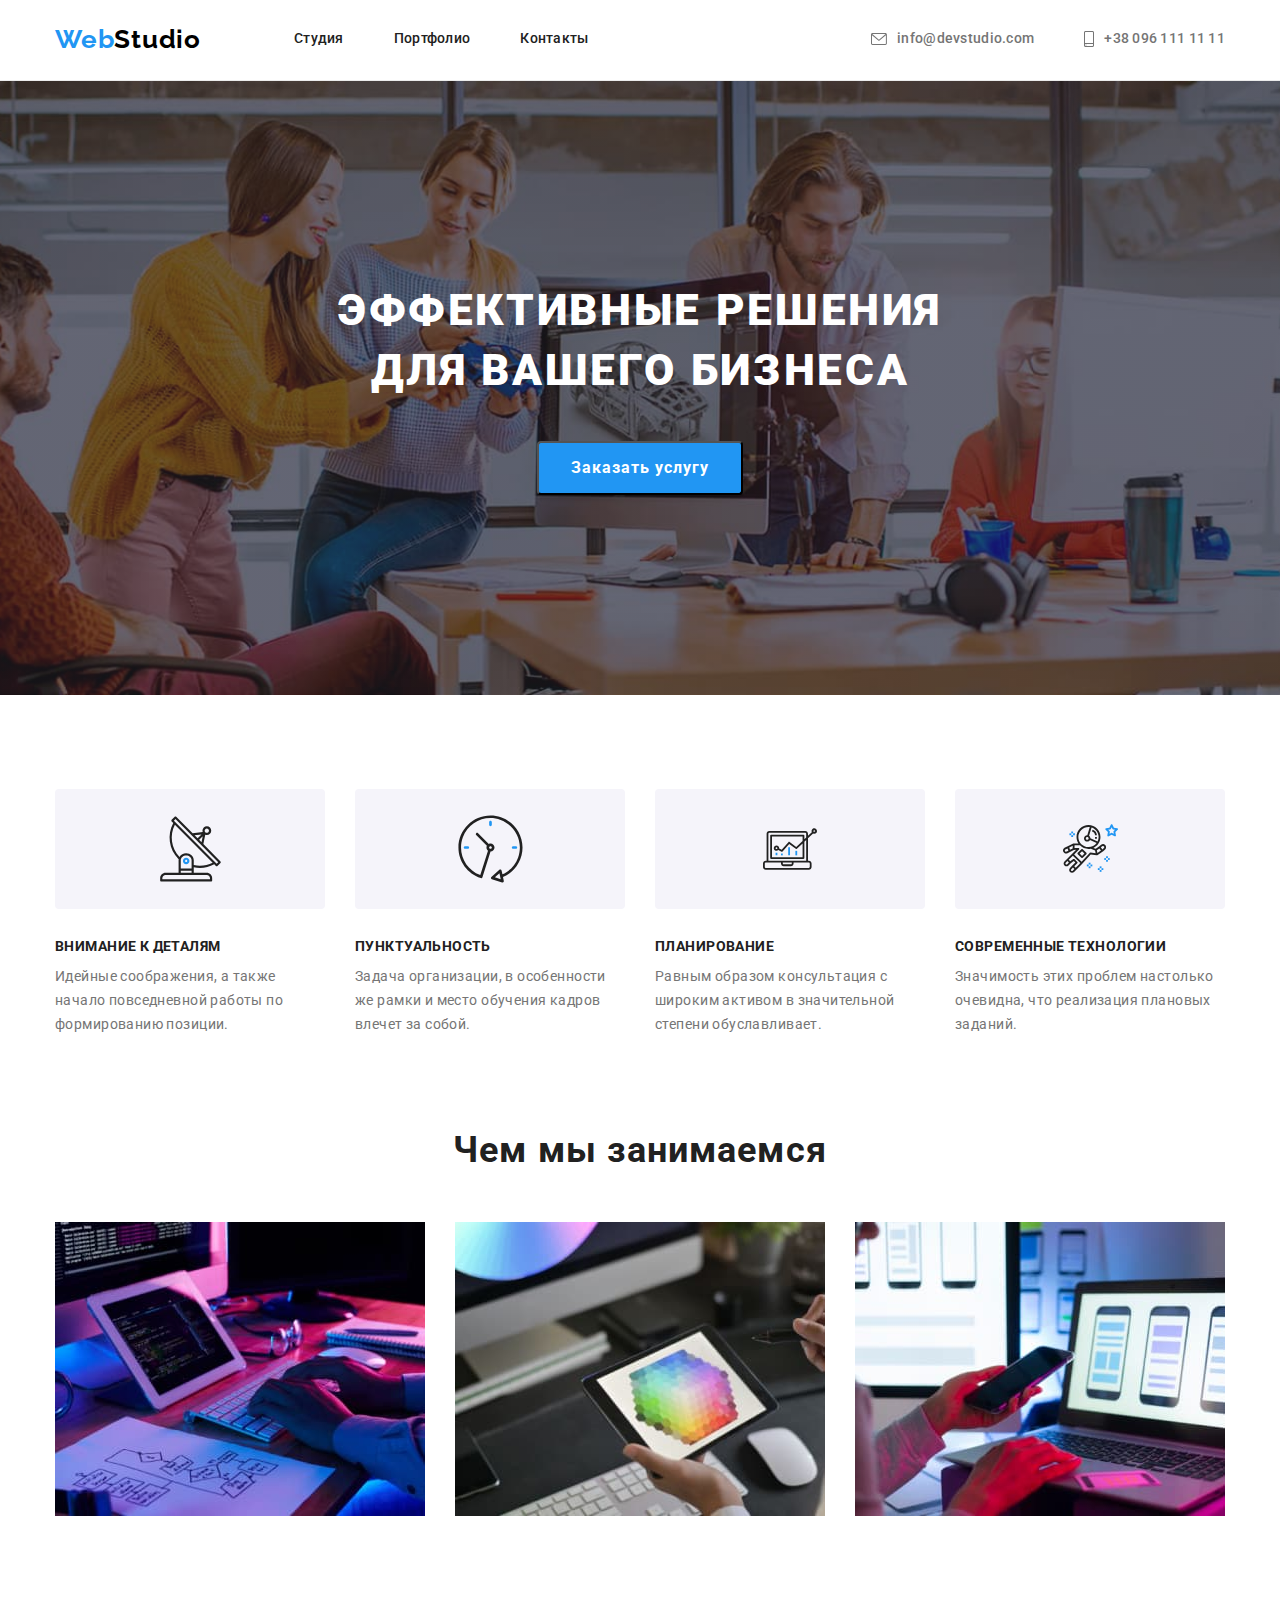
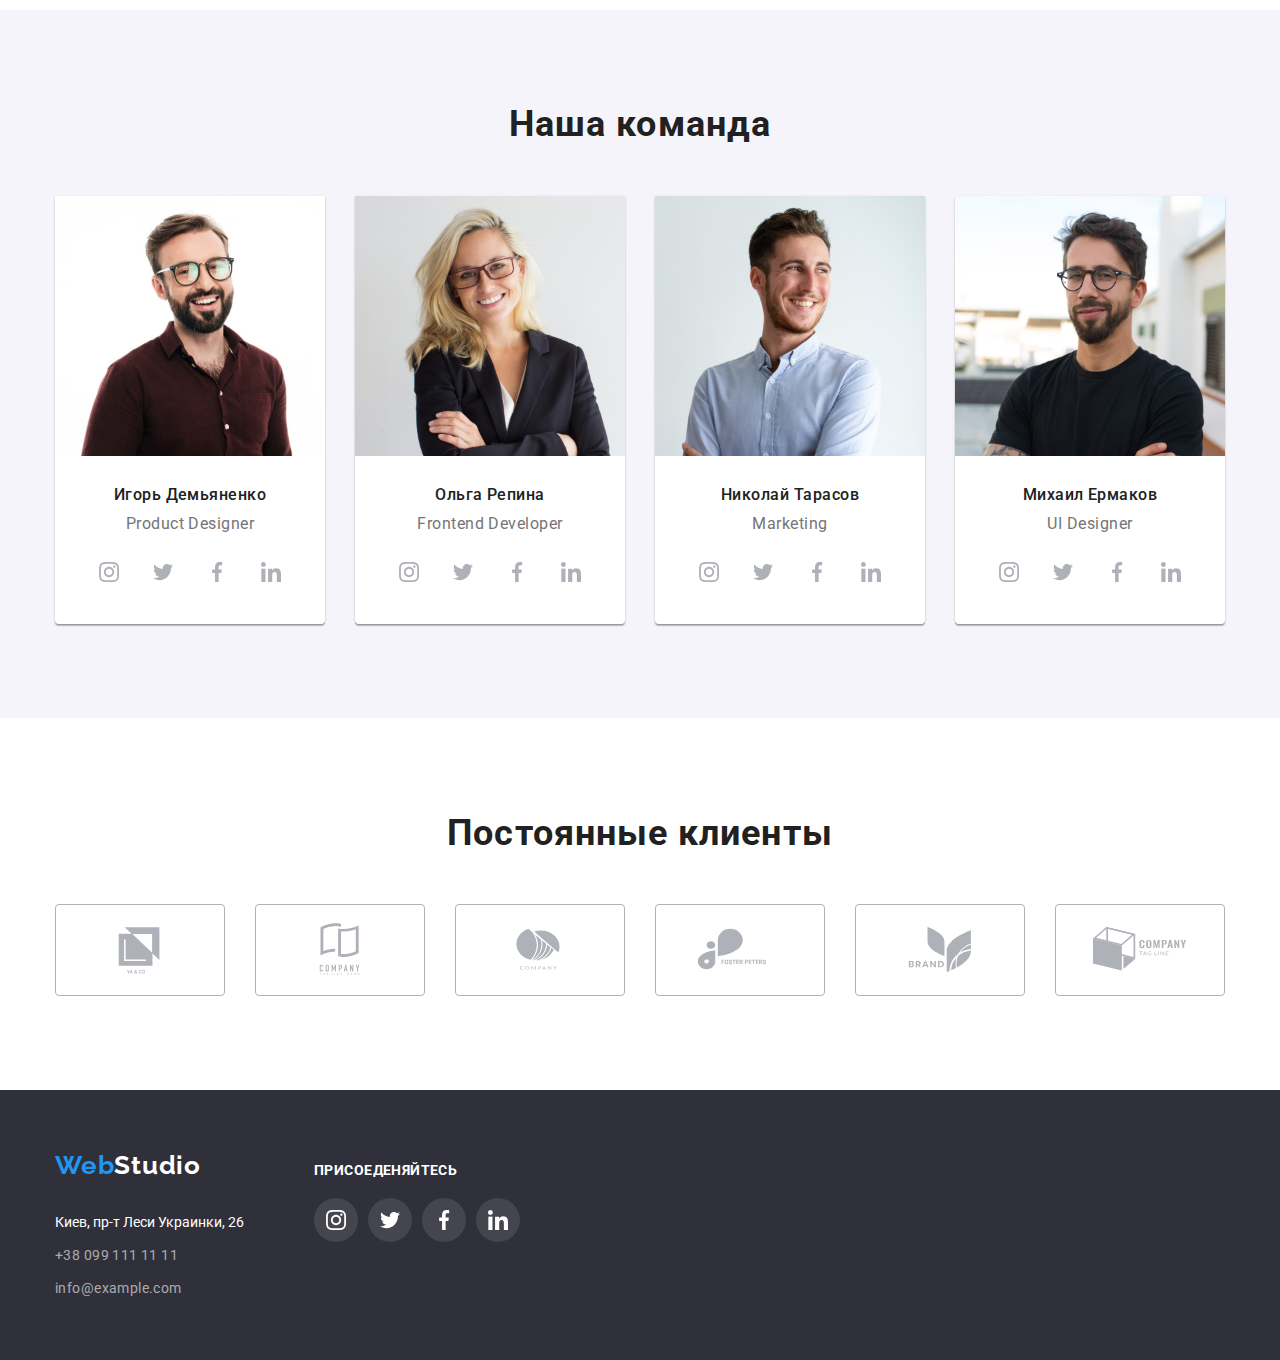
<file: index.html>
<!DOCTYPE html>
<html lang="ru">
<head>
    <meta charset="UTF-8">
    <meta http-equiv="X-UA-Compatible" content="IE=edge">
    <meta name="viewport" content="width=device-width, initial-scale=1.0">
    <title>Вебстудия</title>
    <link rel="preconnect" href="https://fonts.googleapis.com">
    <link rel="preconnect" href="https://fonts.gstatic.com" crossorigin>
    <link href="https://fonts.googleapis.com/css2?family=Raleway:wght@700&family=Roboto:wght@400;500;700;900&display=swap"
        rel="stylesheet">
    <link rel="stylesheet" href="https://cdnjs.cloudflare.com/ajax/libs/modern-normalize/1.1.0/modern-normalize.min.css">
    <link rel="stylesheet" href="./css/styles.css">
</head>
<body>
    <header class="header">
        <div class="container header-container">
        <nav class="navigation">
            <a class="logo" href="" lang="en"><span class="logo-text"> <span class="logo-text-web">Web</span><span class="logo-text-studio">Studio</span></span> </a>
            <ul class="list menu">
                <li class="menu-item">
                    <a class="menu-link" href="">Студия</a>
                </li>
                <li class="menu-item">
                    <a class="menu-link" href="./portfolio.html">Портфолио</a>
                </li>
                <li class="menu-item">
                    <a class="menu-link" href="">Контакты</a>
                </li>
            </ul>
        </nav>
            <ul class="list contacts">
                <li class="contacts-item">
                    <div class="contacts-item-box">
                    <a class="contacts-link" href="mailto:info@devstudio.com">
                        <svg class="icon" width="16" height="12">
                            <use href="./images/sprite.svg#icon-envelope"></use>
                        </svg>
                    info@devstudio.com</a>
                    </div>
                </li>
                <li class="contacts-item">
                <div class="contacts-item-box">
                    <a class="contacts-link" href="tel:+380961111111">
                        <svg class="icon" width="10" height="16">
                            <use href="./images/sprite.svg#icon-smartphone"></use>
                        </svg>
                        +38 096 111 11 11</a>
                </div>
                </li>
            </ul>
        </div>
    </header>
    <main>
        <section class="hero-section overlay">
            <div class="container">
            <h1 class="hero">Эффективные решения <br/> для вашего бизнеса</h1>
            <button type="button" class="hero-button">Заказать услугу</button>
        </section>
        <section class="section">
            <div class="container">
            <h2 hidden>Наши преимущества</h2>
            <ul class="list benefits">
                <li class="benefits-item">
                    <div class="benefits-item-block">
                    <svg class="icon" width="65" height="70">
                        <use href="./images/sprite.svg#icon-antenna"></use>
                    </svg>
                    </div>
                    <h3 class="benefits-title">Внимание к деталям</h3>
                    <p class="benefits-text">Идейные соображения, а также начало повседневной работы по формированию позиции.</p>
                </li>
                <li class="benefits-item">
                    <div class="benefits-item-block">
                    <svg width="67" height="70">
                        <use href="./images/sprite.svg#icon-clock"></use>
                    </svg>
                    </div>
                    <h3 class="benefits-title">Пунктуальность</h3>
                    <p class="benefits-text">Задача организации, в особенности же рамки и место обучения кадров влечет за собой.</p>
                </li>
                <li class="benefits-item">
                    <div class="benefits-item-block">
                    <svg class="icon" width="70" height="54">
                        <use href="./images/sprite.svg#icon-diagram"></use>
                    </svg>
                    </div>
                    <h3 class="benefits-title">Планирование</h3>
                    <p class="benefits-text">Равным образом консультация с широким активом в значительной степени обуславливает.</p>
                </li>
                <li class="benefits-item">
                    <div class="benefits-item-block">
                    <svg width="55" height="61">
                        <use href="./images/sprite.svg#icon-astronaut"></use>
                    </svg>
                    </div>
                    <h3 class="benefits-title">Современные технологии</h3>
                    <p class="benefits-text">Значимость этих проблем настолько очевидна, что реализация плановых заданий.</p>
                </li>
            </ul>
            </div>
        </section>
        <section class="work-process">
            <div class="container">
            <h2 class="work-process-title">Чем мы занимаемся</h2>
            <ul class="list work-process-flex">
                <li class="work-process-list">
                    <img src="./images/img1.jpg" alt="Процесс работы" width="370" height="294"/>
                </li>
                <li class="work-process-list">
                    <img src="./images/img2.jpg" alt="Процесс работы" width="370" height="294"/>
                </li>
                <li class="work-process-list">
                    <img src="./images/img3.jpg" alt="Процесс работы" width="370" height="294"/>
                </li>
            </ul>
            </div>
        </section>
        <section class="team section">
            <div class="container">
            <h2 class="team-title">Наша команда</h2>
            <ul class="list team-list">
                <li class="team-item">
                    <img src="./images/employee1.jpg" alt="Игорь Демьяненко" width="270" height="260"/>
                    <h3 class="team-name">Игорь Демьяненко</h3>
                    <p class="team-position" lang="en">Product Designer</p>
                    <ul class="list social-list">
                        <li class="social-list-item">
                            <a href="" class="social-list-link">
                                <svg class="social-list-icon" width="20" height="20">
                                    <use href="./images/sprite.svg#icon-instagram"></use>
                                </svg>
                            </a>
                        </li>
                        <li class="social-list-item">
                            <a href="" class="social-list-link">
                                <svg class="social-list-icon" width="20" height="20">
                                    <use href="./images/sprite.svg#icon-twitter"></use>
                                </svg>
                            </a>
                        </li>
                        <li class="social-list-item">
                            <a href="" class="social-list-link">
                                <svg class="social-list-icon" width="20" height="20">
                                    <use href="./images/sprite.svg#icon-facebook"></use>
                                </svg>
                            </a>
                        </li>
                        <li class="social-list-item">
                            <a href="" class="social-list-link">
                                <svg class="social-list-icon" width="20" height="20">
                                    <use href="./images/sprite.svg#icon-linkedin"></use>
                                </svg>
                            </a>
                        </li>
                    </ul>
                </li>
                <li class="team-item">
                    <img src="./images/employee2.jpg" alt="Ольга Репина" width="270" height="260"/>
                    <h3 class="team-name">Ольга Репина</h3>
                    <p class="team-position" lang="en">Frontend Developer</p>
                    <ul class="list social-list">
                        <li class="social-list-item">
                            <a href="" class="social-list-link">
                                <svg class="social-list-icon" width="20" height="20">
                                    <use href="./images/sprite.svg#icon-instagram"></use>
                                </svg>
                            </a>
                        </li>
                        <li class="social-list-item">
                            <a href="" class="social-list-link">
                                <svg class="social-list-icon" width="20" height="20">
                                    <use href="./images/sprite.svg#icon-twitter"></use>
                                </svg>
                            </a>
                        </li>
                        <li class="social-list-item">
                            <a href="" class="social-list-link">
                                <svg class="social-list-icon" width="20" height="20">
                                    <use href="./images/sprite.svg#icon-facebook"></use>
                                </svg>
                            </a>
                        </li>
                        <li class="social-list-item">
                            <a href="" class="social-list-link">
                                <svg class="social-list-icon" width="20" height="20">
                                    <use href="./images/sprite.svg#icon-linkedin"></use>
                                </svg>
                            </a>
                        </li>
                    </ul>
                </li>
                <li class="team-item">
                    <img src="./images/employee3.jpg" alt="Николай Тарасов" width="270" height="260"/>
                    <h3 class="team-name">Николай Тарасов</h3>
                    <p class="team-position" lang="en">Marketing</p>
                    <ul class="list social-list">
                        <li class="social-list-item">
                            <a href="" class="social-list-link">
                                <svg class="social-list-icon" width="20" height="20">
                                    <use href="./images/sprite.svg#icon-instagram"></use>
                                </svg>
                            </a>
                        </li>
                        <li class="social-list-item">
                            <a href="" class="social-list-link">
                                <svg class="social-list-icon" width="20" height="20">
                                    <use href="./images/sprite.svg#icon-twitter"></use>
                                </svg>
                            </a>
                        </li>
                        <li class="social-list-item">
                            <a href="" class="social-list-link">
                                <svg class="social-list-icon" width="20" height="20">
                                    <use href="./images/sprite.svg#icon-facebook"></use>
                                </svg>
                            </a>
                        </li>
                        <li class="social-list-item">
                            <a href="" class="social-list-link">
                                <svg class="social-list-icon" width="20" height="20">
                                    <use href="./images/sprite.svg#icon-linkedin"></use>
                                </svg>
                            </a>
                        </li>
                    </ul>
                </li>
                <li class="team-item">
                    <img src="./images/employee4.jpg" alt="Михаил Ермаков" width="270" height="260"/>
                    <h3 class="team-name">Михаил Ермаков</h3>
                    <p class="team-position" lang="en">UI Designer</p>
                    <ul class="list social-list">
                        <li class="social-list-item">
                            <a href="" class="social-list-link">
                                <svg class="social-list-icon" width="20" height="20">
                                    <use href="./images/sprite.svg#icon-instagram"></use>
                                </svg>
                            </a>
                        </li>
                        <li class="social-list-item">
                            <a href="" class="social-list-link">
                                <svg class="social-list-icon" width="20" height="20">
                                    <use href="./images/sprite.svg#icon-twitter"></use>
                                </svg>
                            </a>
                        </li>
                        <li class="social-list-item">
                            <a href="" class="social-list-link">
                                <svg class="social-list-icon" width="20" height="20">
                                    <use href="./images/sprite.svg#icon-facebook"></use>
                                </svg>
                            </a>
                        </li>
                        <li class="social-list-item">
                            <a href="" class="social-list-link">
                                <svg class="social-list-icon" width="20" height="20">
                                    <use href="./images/sprite.svg#icon-linkedin"></use>
                                </svg>
                            </a>
                        </li>
                    </ul>
                </li>
            </ul>
        </div>
        </section>
        <section class="section">
            <div class="container">
            <h2 class="customers">Постоянные клиенты</h2>
            <ul class="list customers-list">
                <li>
                    <a href="" class="customers-item">
                        <svg class="icon" width="106" height="60">
                            <use href="./images/sprite.svg#icon-client-one"></use>
                        </svg>
                    </a>
                </li>
                <li> 
                    <a href="" class="customers-item">
                        <svg class="icon" width="106" height="60">
                            <use href="./images/sprite.svg#icon-client-two"></use>
                        </svg>
                    </a>
                </li>
                <li>
                    <a href="" class="customers-item">
                        <svg class="icon" width="106" height="60">
                            <use href="./images/sprite.svg#icon-client-three"></use>
                        </svg>
                    </a>
                </li>
                <li>
                    <a href="" class="customers-item">
                        <svg class="icon" width="106" height="60">
                            <use href="./images/sprite.svg#icon-client-four"></use>
                        </svg>
                    </a>
                </li>
                <li>
                    <a href="" class="customers-item">
                        <svg class="icon" width="106" height="60">
                            <use href="./images/sprite.svg#icon-client-five"></use>
                        </svg>
                    </a>
                </li>
                <li>
                    <a href="" class="customers-item">
                        <svg class="icon" width="106" height="60">
                            <use href="./images/sprite.svg#icon-client-six"></use>
                        </svg>
                    </a>
                </li>
            </ul>
            </div>
        </section>
    </main>
    <footer class="footer">
        <div class="container footer-flex">
            <div>
        <a class="logo-footer" href="" lang="en"><span class="logo-footer-text"><span class="logo-footer-web">Web</span><span class="logo-footer-studio">Studio</span></span> </a>
        <address>
            <ul class="list">
                <li class="adress-item">
                    <a class="adress-link" href="https://goo.gl/maps/BZwKoePdumWKBTUe7" target="_blank" rel="noopener noreferrer">Киев, пр-т Леси Украинки, 26</a>
                </li>
                <li class="adress-item">
                    <a class="adress-contacts" href="tel:+380991111111">+38 099 111 11 11</a>
                </li>
                <li class="adress-item">
                    <a class="adress-contacts" href="mailto:info@example.com">info@example.com</a>
                </li>
            </ul>
        </address>
        </div>
        <div class="footer-social-networks">
            <p class="join-us">Присоеденяйтесь</p>
            <ul class="list footer-social-list">
                <li class="footer-social-item">
                    <a href="" class="footer-social-link">
                        <svg width="20" height="20" class="footer-social-icon">
                            <use href="./images/sprite.svg#icon-instagram"></use>
                        </svg>
                    </a>
                </li>
                <li class="footer-social-item">
                    <a href="" class="footer-social-link">
                        <svg width="20" height="20" class="footer-social-icon">
                            <use href="./images/sprite.svg#icon-twitter"></use>
                        </svg>
                    </a>
                </li>
                <li class="footer-social-item">
                    <a href="" class="footer-social-link">
                        <svg width="20" height="20" class="footer-social-icon">
                            <use href="./images/sprite.svg#icon-facebook"></use>
                        </svg>
                    </a>
                </li>
                <li class="footer-social-item">
                    <a href="" class="footer-social-link">
                        <svg width="20" height="20" class="footer-social-icon">
                            <use href="./images/sprite.svg#icon-linkedin"></use>
                        </svg>
                    </a>
                </li>
            </ul>
        </div>
    </div>
    </footer>
</body>
</html>
</file>
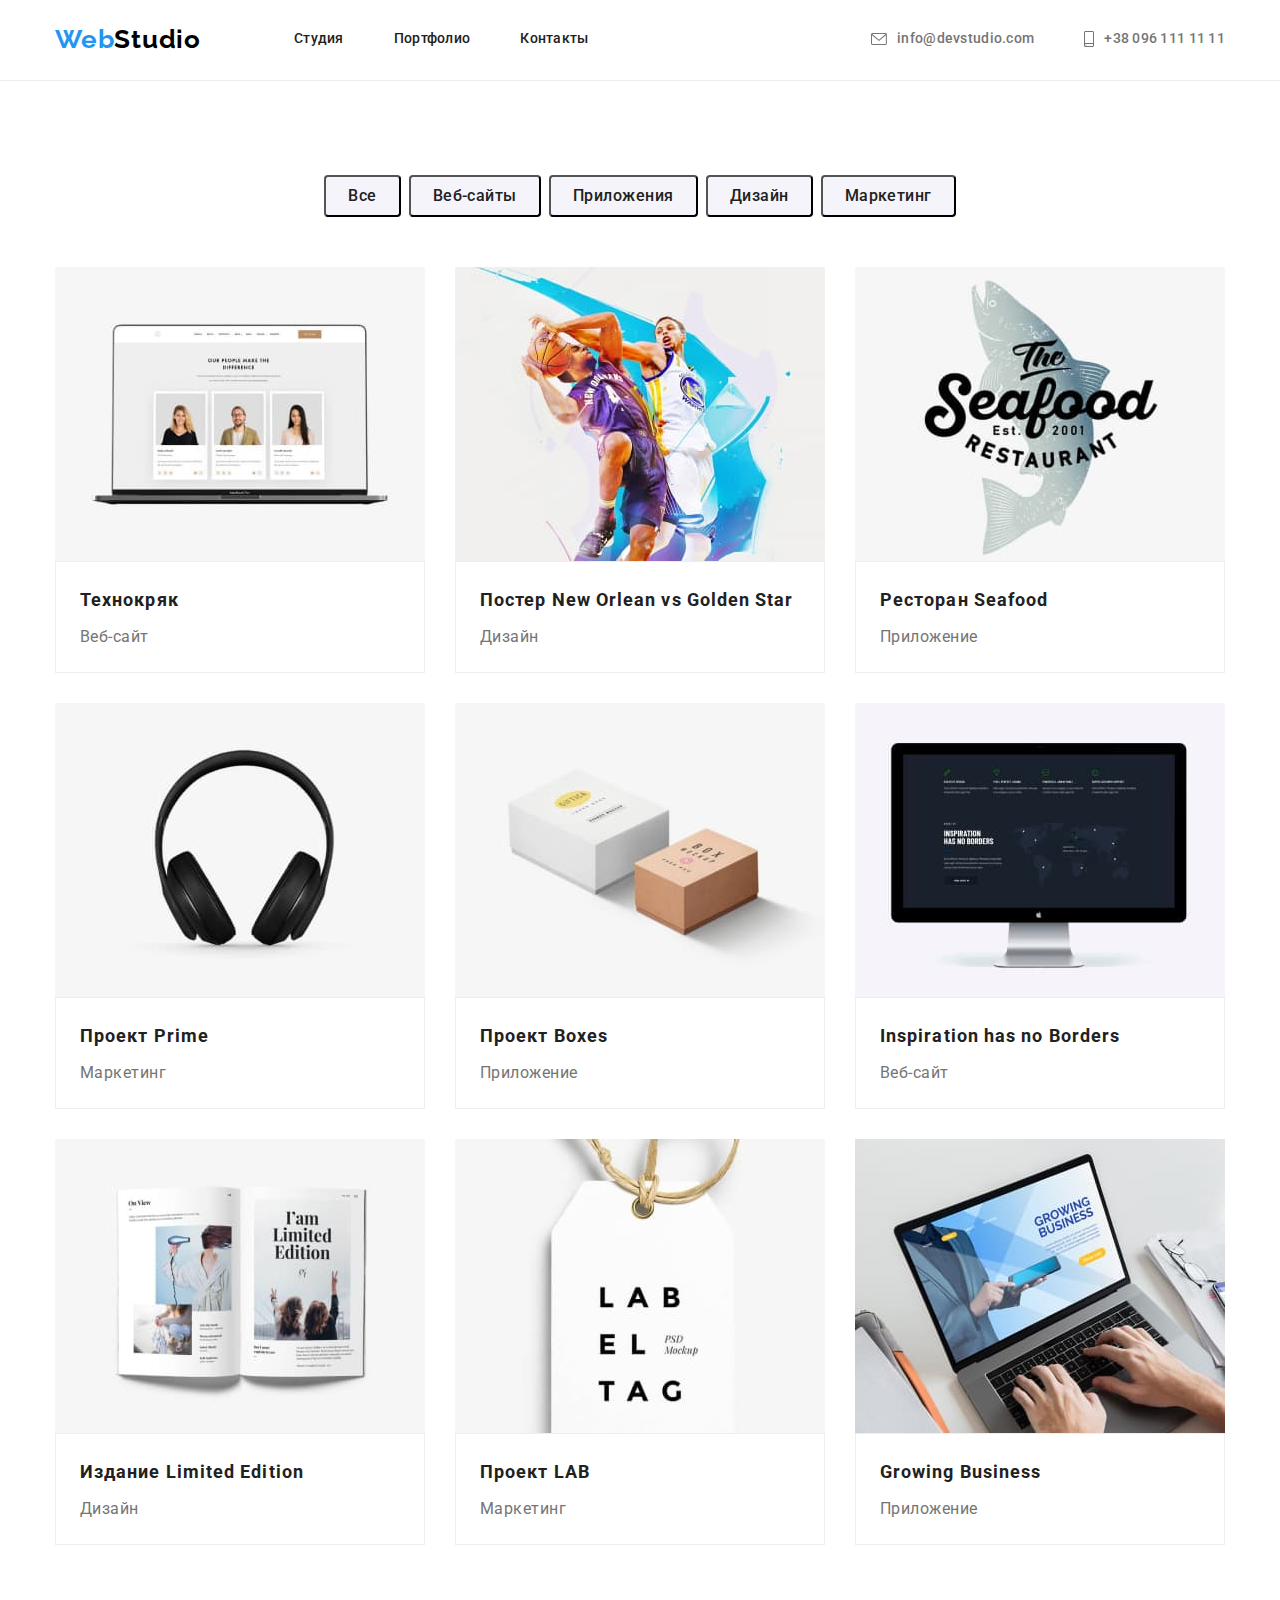
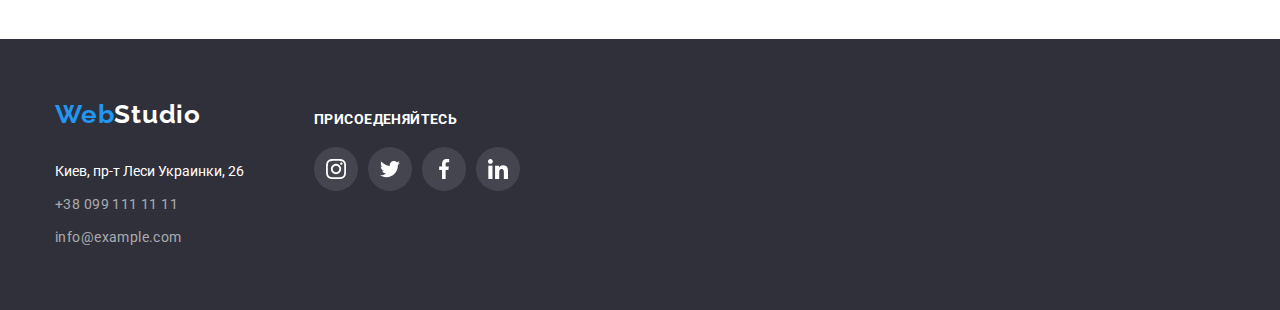
<file: portfolio.html>
<!DOCTYPE html>
<html lang="ru">
<head>
    <meta charset="UTF-8">
    <meta http-equiv="X-UA-Compatible" content="IE=edge">
    <meta name="viewport" content="width=device-width, initial-scale=1.0">
    <title>Портфолио</title>
<link rel="preconnect" href="https://fonts.googleapis.com">
<link rel="preconnect" href="https://fonts.gstatic.com" crossorigin>
<link href="https://fonts.googleapis.com/css2?family=Raleway:wght@700&family=Roboto:wght@400;500;700;900&display=swap"
    rel="stylesheet">
<link rel="stylesheet" href="https://cdnjs.cloudflare.com/ajax/libs/modern-normalize/1.1.0/modern-normalize.min.css">
<link rel="stylesheet" href="./css/styles.css">
</head>
<body>
    <header class="header">
        <div class="container header-container">
            <nav class="navigation">
                <a class="logo" href="" lang="en"><span class="logo-text"> <span class="logo-text-web">Web</span><span
                            class="logo-text-studio">Studio</span></span> </a>
                <ul class="list menu">
                    <li class="menu-item">
                        <a class="menu-link" href="./index.html">Студия</a>
                    </li>
                    <li class="menu-item">
                        <a class="menu-link" href="./portfolio.html">Портфолио</a>
                    </li>
                    <li class="menu-item">
                        <a class="menu-link" href="">Контакты</a>
                    </li>
                </ul>
            </nav>
            <ul class="list contacts">
                <li class="contacts-item">
                    <div class="contacts-item-box">
                        <a class="contacts-link" href="mailto:info@devstudio.com">
                            <svg class="icon" width="16" height="12">
                                <use href="./images/sprite.svg#icon-envelope"></use>
                            </svg>
                            info@devstudio.com</a>
                    </div>
                </li>
                <li class="contacts-item">
                    <div class="contacts-item-box">
                        <a class="contacts-link" href="tel:+380961111111">
                            <svg class="icon" width="10" height="16">
                                <use href="./images/sprite.svg#icon-smartphone"></use>
                            </svg>
                            +38 096 111 11 11</a>
                    </div>
                </li>
            </ul>
        </div>
    </header>
    <main>
        <section class="section">
            <div class="container">
            <h1 hidden>Портфолио</h1>
        <ul class="list portfolio-nav">
            <li class="portfolio-nav-link">
                <button class="portfolio-nav-button" type="button">Все</button>
            </li>
            <li class="portfolio-nav-link">
                <button class="portfolio-nav-button" type="button">Веб-сайты</button>
            </li>
            <li class="portfolio-nav-link">
                <button class="portfolio-nav-button" type="button">Приложения</button>
            </li>
            <li class="portfolio-nav-link">
                <button class="portfolio-nav-button" type="button">Дизайн</button>
            </li>
            <li class="portfolio-nav-link">
                <button class="portfolio-nav-button" type="button">Маркетинг</button>
            </li>
        </ul>
        <ul class="list portfolio-list">
            <li class="portfolio-list-item">
                <a href="" class="portfolio-link"><img src="./images/technokryak.jpg" alt="Веб-сайт Технокряк" width="370"/>
                    <div class="card-border"><h2 class="portfolio-title">Технокряк</h2>
                    <p class="portfolio-description">Веб-сайт</p></div>
                </a>
            </li>
            <li class="portfolio-list-item">
                <a href="" class="portfolio-link"><img src="./images/poster.jpg" lang="en" alt="New Orlean vs Golden Star" width="370">
                    <div class="card-border"><h2 class="portfolio-title">Постер <span lang="en">New Orlean vs Golden Star</span></h2>
                    <p class="portfolio-description">Дизайн</p></div>
                </a>
            </li>
            <li class="portfolio-list-item">
                <a href="" class="portfolio-link"><img src="./images/restaurant.jpg" lang="en" alt="Seafood" width="370">
                    <div class="card-border"><h2 class="portfolio-title">Ресторан <span lang="en">Seafood</span></h2>
                    <p class="portfolio-description">Приложение</p></div>
                </a>
            </li>
            <li class="portfolio-list-item">
                <a href="" class="portfolio-link"><img src="./images/prime.jpg" lang="en" alt="Prime" width="370">
                    <div class="card-border"><h2 class="portfolio-title">Проект <span lang="en">Prime</span></h2>
                    <p class="portfolio-description">Маркетинг</p></div>
                </a>
            </li>
            <li class="portfolio-list-item">
                <a href="" class="portfolio-link"><img src="./images/boxes.jpg" lang="en" alt="Boxes" width="370">
                    <div class="card-border"><h2 class="portfolio-title">Проект <span lang="en">Boxes</span></h2>
                    <p class="portfolio-description">Приложение</p></div>
                </a>
            </li>
            <li class="portfolio-list-item">
                <a href="" class="portfolio-link"><img src="./images/inspiration.jpg" lang="en" alt="Web-site Inspiration has no Borders" width="370">
                    <div class="card-border"><h2 class="portfolio-title" lang="en">Inspiration has no Borders</h2>
                    <p class="portfolio-description">Веб-сайт</p></div>
                </a>
            </li>
            <li class="portfolio-list-item">
                <a href="" class="portfolio-link"><img src="./images/limited.jpg" alt="Издание" width="370">
                    <div class="card-border"><h2 class="portfolio-title">Издание <span lang="en">Limited Edition</span></h2>
                    <p class="portfolio-description">Дизайн</p></div>
                </a>
            </li>
            <li class="portfolio-list-item">
                <a href="" class="portfolio-link"><img src="./images/lab.jpg" lang="en" alt="Project LAB" width="370">
                    <div class="card-border"><h2 class="portfolio-title">Проект <span lang="en">LAB</span></h2>
                    <p class="portfolio-description">Маркетинг</p></div>
                </a>
            </li>
            <li class="portfolio-list-item">
                <a href="" class="portfolio-link"><img src="./images/growing.jpg" lang="en" alt="Growing buisness" width="370">
                    <div class="card-border"><h2 class="portfolio-title" lang="en">Growing Business</h2>
                    <p class="portfolio-description">Приложение</p></div>
                </a>
            </li>
        </ul>
        </div>
        </section>
    </main>
    <footer class="footer">
        <div class="container footer-flex">
            <div>
                <a class="logo-footer" href="" lang="en"><span class="logo-footer-text"><span
                            class="logo-footer-web">Web</span><span class="logo-footer-studio">Studio</span></span> </a>
                <address>
                    <ul class="list">
                        <li class="adress-item">
                            <a class="adress-link" href="https://goo.gl/maps/BZwKoePdumWKBTUe7" target="_blank"
                                rel="noopener noreferrer">Киев, пр-т Леси Украинки, 26</a>
                        </li>
                        <li class="adress-item">
                            <a class="adress-contacts" href="tel:+380991111111">+38 099 111 11 11</a>
                        </li>
                        <li class="adress-item">
                            <a class="adress-contacts" href="mailto:info@example.com">info@example.com</a>
                        </li>
                    </ul>
                </address>
            </div>
            <div class="footer-social-networks">
                <p class="join-us">Присоеденяйтесь</p>
                <ul class="list footer-social-list">
                    <li class="footer-social-item">
                        <a href="" class="footer-social-link">
                            <svg width="20" height="20" class="footer-social-icon">
                                <use href="./images/sprite.svg#icon-instagram"></use>
                            </svg>
                        </a>
                    </li>
                    <li class="footer-social-item">
                        <a href="" class="footer-social-link">
                            <svg width="20" height="20" class="footer-social-icon">
                                <use href="./images/sprite.svg#icon-twitter"></use>
                            </svg>
                        </a>
                    </li>
                    <li class="footer-social-item">
                        <a href="" class="footer-social-link">
                            <svg width="20" height="20" class="footer-social-icon">
                                <use href="./images/sprite.svg#icon-facebook"></use>
                            </svg>
                        </a>
                    </li>
                    <li class="footer-social-item">
                        <a href="" class="footer-social-link">
                            <svg width="20" height="20" class="footer-social-icon">
                                <use href="./images/sprite.svg#icon-linkedin"></use>
                            </svg>
                        </a>
                    </li>
                </ul>
            </div>
        </div>
    </footer>
</body>
</html>
</file>
<file: css/styles.css>
:root{
    --primary-text-color: #212121;
    --secondary-text-color: #757575;
    --accent-color: #2196F3;
}

body {
    font-family: roboto, sans-serif;
    background-color: #FFFFFF;
    color: var(--primary-text-color);
}

h1,h2,h3,h4,h5,h5,p {
    margin-top: 0;
    margin-bottom: 0;
}

ul,ol {
    margin-top: 0;
    margin-bottom: 0;
    padding-left: 0;
}

img {
    display: block;
}

.container {
    width: 1200px;
    margin-left: auto;
    margin-right: auto;
    padding-left: 15px;
    padding-right: 15px;
}

/* ========== HEADER===========*/

.logo {
    margin-right: 93px;
    text-decoration: none;
}

.logo-text {
    font-family: raleway , sans-serif;
    font-weight: 700;
    font-size: 26px;
    line-height: 1.19;
    letter-spacing: 0.03em;
}

.logo-text-web {
    color: var(--accent-color);
}

.logo-text-studio {
    color: #000000;
}

.list {
    list-style: none;
}

.header {
    border-bottom: 1px solid #ECECEC;
    padding-top: 24px;
    padding-bottom: 25px;
}

.header-container {
    display: flex;
    align-items: center;
}

.navigation {
    display: flex;
    align-items: center;
}

.menu {
    display: flex;
    align-items: center;
}

.contacts {
    display: flex;
    align-items: center;
}


.menu-item {
    font-weight: 500;
    font-size: 14px;
    line-height: 1.14;
    letter-spacing: 0.02em;
}

.menu-item:not(:last-child) {
    margin-right: 50px;
}

.menu-link {
    text-decoration: none;
    color: var(--primary-text-color);
    transition: color 250ms cubic-bezier(0.4, 0, 0.2, 1);
}

.menu-link:hover {
    color: var(--accent-color);
}

.menu-link:focus {
    color: var(--accent-color);
}

.contacts-link {
    font-weight: 500;
    font-size: 14px;
    line-height: 1.14;
    letter-spacing: 0.02em;
    color: var(--secondary-text-color);
    text-decoration: none;
}


.contacts-item:not(:last-child) {
    margin-right: 50px;
}

.contacts-item-box {
    display: flex;
}

.contacts-link > .icon {
    fill: currentColor;
}

.contacts-link {
    display: flex;
    justify-content: center;
    align-items: center;
    transition: color 250ms cubic-bezier(0.4, 0, 0.2, 1);
}

.contacts-link>.icon {
    margin-right: 10px;
}

.contacts {
    margin-left: auto;
}

.contacts-link:hover {
color: var(--accent-color);
}

.contacts-link:focus {
color: var(--accent-color);
}

/* ====================HERO================ */

.section {
    padding-top: 94px;
    padding-bottom: 94px;
}

.hero-section {
    background-color: rgba(47, 48, 58, 0.4);;
    padding-top: 200px;
    padding-bottom: 200px;
}

.overlay {
    max-width: 1600;
    min-height: 600;
    margin-left: auto;
    margin-right: auto;
    background-repeat: no-repeat;
    background-size: cover;
    background-position: center;
    background-image: linear-gradient(
    to right, rgba(47, 48, 58, 0.4), rgba(47, 48, 58, 0.4)),
    url(../images/hero.jpg)
}

.hero {
    font-weight: 900;
    font-size: 44px;
    line-height: 1.36;
    text-align: center;
    letter-spacing: 0.06em;
    text-transform: uppercase;
    color: #FFFFFF;
}

.hero-button {
background: var(--accent-color);
cursor: pointer;
font-weight: 700;
font-size: 16px;
line-height: 1.88;
display: flex;
align-items: center;
text-align: center;
letter-spacing: 0.06em;
color: #FFFFFF;
box-shadow: 0px 4px 4px rgba(0, 0, 0, 0.15);
border-radius: 4px;
padding-top: 10px;
padding-bottom: 10px;
padding-left: 32px;
padding-right: 32px;
margin-left: auto;
margin-right: auto;
margin-top: 40px;
transition: background-color 250ms cubic-bezier(0.4, 0, 0.2, 1);
}

.hero-button:hover {
    background-color: #188CE8;
}

.hero-button:focus {
    background-color: #188CE8;
}

/* ==============ПРЕИМУЩЕСТВА============ */

.benefits {
    display: flex;
}

.benefits-item {
    width: 270px;
}

.benefits-item:not(:last-child) {
    margin-right: 30px;
}

.benefits-item-block {
    display: flex;
    background-color: #F5F4FA;
    height:  120px;
    border-radius: 4px;
    justify-content: center;
    align-items: center;
    margin-bottom: 30px;
}

.benefits-title {
        font-weight: 700;
        font-size: 14px;
        line-height: 1.14;
        letter-spacing: 0.03em;
        text-transform: uppercase;
}

.benefits-text {
        font-size: 14px;
        line-height: 1.71;
        letter-spacing: 0.03em;
        color: var(--secondary-text-color);
        margin-top: 10px;
}

/* ================ПРОЦЕСС И КОМАНДА============ */
.work-process-title {
    font-weight: 700;
    font-size: 36px;
    line-height: 1.16;
    text-align: center;
    letter-spacing: 0.03em;
}

.work-process-flex {
    display: flex;
    margin-top: 50px;
}

.work-process-list:not(:last-child) {
    margin-right: 30px;
    width: 370px;
}

.work-process {
    padding-bottom: 94px;
}

.team {
    background-color: #F5F4FA;
}

.team-list {
    display: flex;
    margin-top: 50px;
}

.team-item {
    background-color: #FFFFFF;
    padding-bottom: 30px;
    width: 270px;
    background: #FFFFFF;
    box-shadow: 0px 1px 3px rgba(0, 0, 0, 0.12), 0px 1px 1px rgba(0, 0, 0, 0.14), 0px 2px 1px rgba(0, 0, 0, 0.2);
    border-radius: 0px 0px 4px 4px;
}

.team-item:not(:last-child) {
    margin-right: 30px;
}

.team-title {
    font-weight: 700;
    font-size: 36px;
    line-height: 1.16;
    text-align: center;
    letter-spacing: 0.03em;
}


.team-name {
    font-weight: 500;
    font-size: 16px;
    line-height: 1.18;
    text-align: center;
    letter-spacing: 0.03em;
    padding-top: 30px;
}

.team-position {
    font-size: 16px;
    line-height: 1.18;
    text-align: center;
    letter-spacing: 0.03em;
    color: var(--secondary-text-color);
    margin-top: 10px;
}

.social-list {
    display: flex;
    padding-left: 32;
    padding-right: 32;
    padding-top: 16;
    padding-bottom: 30;
    justify-content: center;
    gap: 10px;
}

.social-list-link {
    display: flex;
    justify-content: center;
    align-items: center;
    width: 44px;
    height: 44px;
    border-radius: 50%;
    transition: background-color 250ms cubic-bezier(0.4, 0, 0.2, 1);
}

.social-list-link:hover,
.social-list-link:focus {
    background-color: var(--accent-color)
}

.social-list-link:hover .social-list-icon,
.social-list-link:focus .social-list-icon {
    fill: #FFFFFF;
}

.social-list-icon {
    fill: #AFB1B8;
    transition: fill 250ms cubic-bezier(0.4, 0, 0.2, 1);
}

.social-list-item {
    margin-top: 16px;
}


.customers {
    font-weight: 700;
    font-size: 36px;
    line-height: 42px;
    text-align: center;
    letter-spacing: 0.03em;
    margin-bottom: 50px;
    color: var(--primary-text-color)
}

.customers-list {
    display: flex;
    margin-right: auto;
    margin-left: auto;
    justify-content: center;
    gap: 30px;
}

.customers-item {
    display: flex;
    width: 170px;
    height: 92px;
    border: 1px solid #AFB1B8;
    border-radius: 4px;
    justify-content: center;
    align-items: center;
    cursor: pointer;
    transition: border 250ms cubic-bezier(0.4, 0, 0.2, 1);
}

.customers-item .icon {
    transition: fill 250ms cubic-bezier(0.4, 0, 0.2, 1);
}

.customers-item:hover,
.customers-item:focus {
    fill: var(--accent-color);
    border: 1px solid var(--accent-color);
    border-radius: 4px;
}

.customers-item:hover .icon,
.customers-item:focus .icon {
    fill: var(--accent-color);
}

.customers-item > .icon {
    fill: #AFB1B8;
}

/* ==================ФУТЕР================= */

.footer {
    background-color: #2F303A;
    padding-top: 60px;
    padding-bottom: 60px;
}

.logo-footer {
    text-decoration: none;
    display: flex;
    margin-bottom: 30px;
}

.logo-footer-text {
    font-family: 'Raleway';
    font-weight: 700;
    font-size: 26px;
    line-height: 1.19;
    letter-spacing: 0.03em;
}

.logo-footer-web {
    color: var(--accent-color);
}

.logo-footer-studio {
    color:#FFFFFF
}


.adress-link {
    text-decoration: none;
    font-style: normal;
    font-size: 14px;
    line-height: 1.71;
    letter-spacing: 0.03;
    color: #FFFFFF;
    transition: color 250ms cubic-bezier(0.4, 0, 0.2, 1);
}

.adress-link:hover {
    color: var(--accent-color);
}

.adress-link:focus{
    color: var(--accent-color);
}

.adress-contacts {
    text-decoration: none;
    font-style: normal;
    font-size: 14px;
    line-height: 1.71;
    letter-spacing: 0.03em;
    color: rgba(255, 255, 255, 0.6);
    transition: color 250ms cubic-bezier(0.4, 0, 0.2, 1);
}

.adress-contacts:hover {
    color: var(--accent-color);
}

.adress-contacts:focus{
    color: var(--accent-color);
}

.adress-item:not(:first-child) {
    margin-top: 9px;
}

.footer-flex {
    display: flex;
}

.join-us {
    font-weight: 700;
    font-size: 14px;
    line-height: 16px;
    letter-spacing: 0.03em;
    text-transform: uppercase;
    color: #FFFFFF;
    margin-bottom: 20px;
}

.footer-social-networks {
    margin-left: 70px;
    margin-top: 12px;
}

.footer-social-list {
    display: flex;
    align-items: center;
    justify-content: center;
    gap: 10px;
}

.footer-social-icon {
    fill: #FFFFFF;
}

.footer-social-link {
    justify-content: center;
    align-items: center;
    display: flex;
    width: 44px;
    height: 44px;
    border-radius: 50%;
    background-color: rgba(255, 255, 255, 0.1);
    transition: background-color 250ms cubic-bezier(0.4, 0, 0.2, 1);
}

.footer-social-link:hover,
.footer-social-link:focus {
    background-color: var(--accent-color)
}

/* ================ПОРТФОЛИО================= */

.portfolio-nav {
    display: flex;
    justify-content: center;
}

.portfolio-nav-link:not(:last-child) {
    margin-right: 8px;
}

.portfolio-nav-button {
    cursor: pointer;
    background: #F5F4FA;
    border-radius: 4px;
    padding-top: 6px;
    padding-bottom: 6px;
    padding-right: 22px;
    padding-left: 22px;
    font-family: roboto, sans-serif;
    font-weight: 500;
    font-size: 16px;
    line-height: 1.62;
    text-align: center;
    letter-spacing: 0.03em;
    color: var(--primary-text-color);
    transition: color 250ms cubic-bezier(0.4, 0, 0.2, 1), 
    background-color 250ms cubic-bezier(0.4, 0, 0.2, 1),
    box-shadow 250ms cubic-bezier(0.4, 0, 0.2, 1);
}

.portfolio-nav-button:hover {
    color: #FFFFFF;
}

.portfolio-nav-button:focus {
    color: #FFFFFF;
}

.portfolio-nav-button:hover {
    background-color: var(--accent-color);
    box-shadow: 0px 3px 1px rgba(0, 0, 0, 0.1), 0px 1px 2px rgba(0, 0, 0, 0.08), 0px 2px 2px rgba(0, 0, 0, 0.12);
}

.portfolio-nav-button:focus {
    background-color: var(--accent-color);
    box-shadow: 0px 3px 1px rgba(0, 0, 0, 0.1), 0px 1px 2px rgba(0, 0, 0, 0.08), 0px 2px 2px rgba(0, 0, 0, 0.12);
}

.portfolio-list {
    display: flex;
    flex-wrap: wrap;
    margin-top: 50px;
}

.portfolio-title {
    color: var(--primary-text-color);
    font-weight: 700;
    font-size: 18px;
    line-height: 2;
    letter-spacing: 0.06em;
    margin-bottom: 4px;
}

.portfolio-description {
    font-size: 16px;
    line-height: 1.88;
    letter-spacing: 0.03em;
    color: var(--secondary-text-color);
}

.portfolio-link {
    text-decoration: none;
}

.portfolio-list-item {
    width: 370px;
    transition: box-shadow 250ms cubic-bezier(0.4, 0, 0.2, 1);
}

.portfolio-list-item:not(:nth-last-child(-n + 3)) {
    margin-bottom: 30px;
}

.portfolio-list-item:not(:nth-child(3n + 3)) {
    margin-right: 30px;
}

.portfolio-list-item:hover {
    box-shadow: 0px 1px 1px rgba(0, 0, 0, 0.12), 0px 4px 4px rgba(0, 0, 0, 0.06), 1px 4px 6px rgba(0, 0, 0, 0.16);
}

.portfolio-list-item:focus {
    box-shadow: 0px 1px 1px rgba(0, 0, 0, 0.12), 0px 4px 4px rgba(0, 0, 0, 0.06), 1px 4px 6px rgba(0, 0, 0, 0.16);
}

.card-border {
    background: #FFFFFF;
    border: 1px solid #EEEEEE;
    padding-top: 20px;
    padding-bottom: 20px;
    padding-right: 24px;
    padding-left: 24px;
}
</file>
